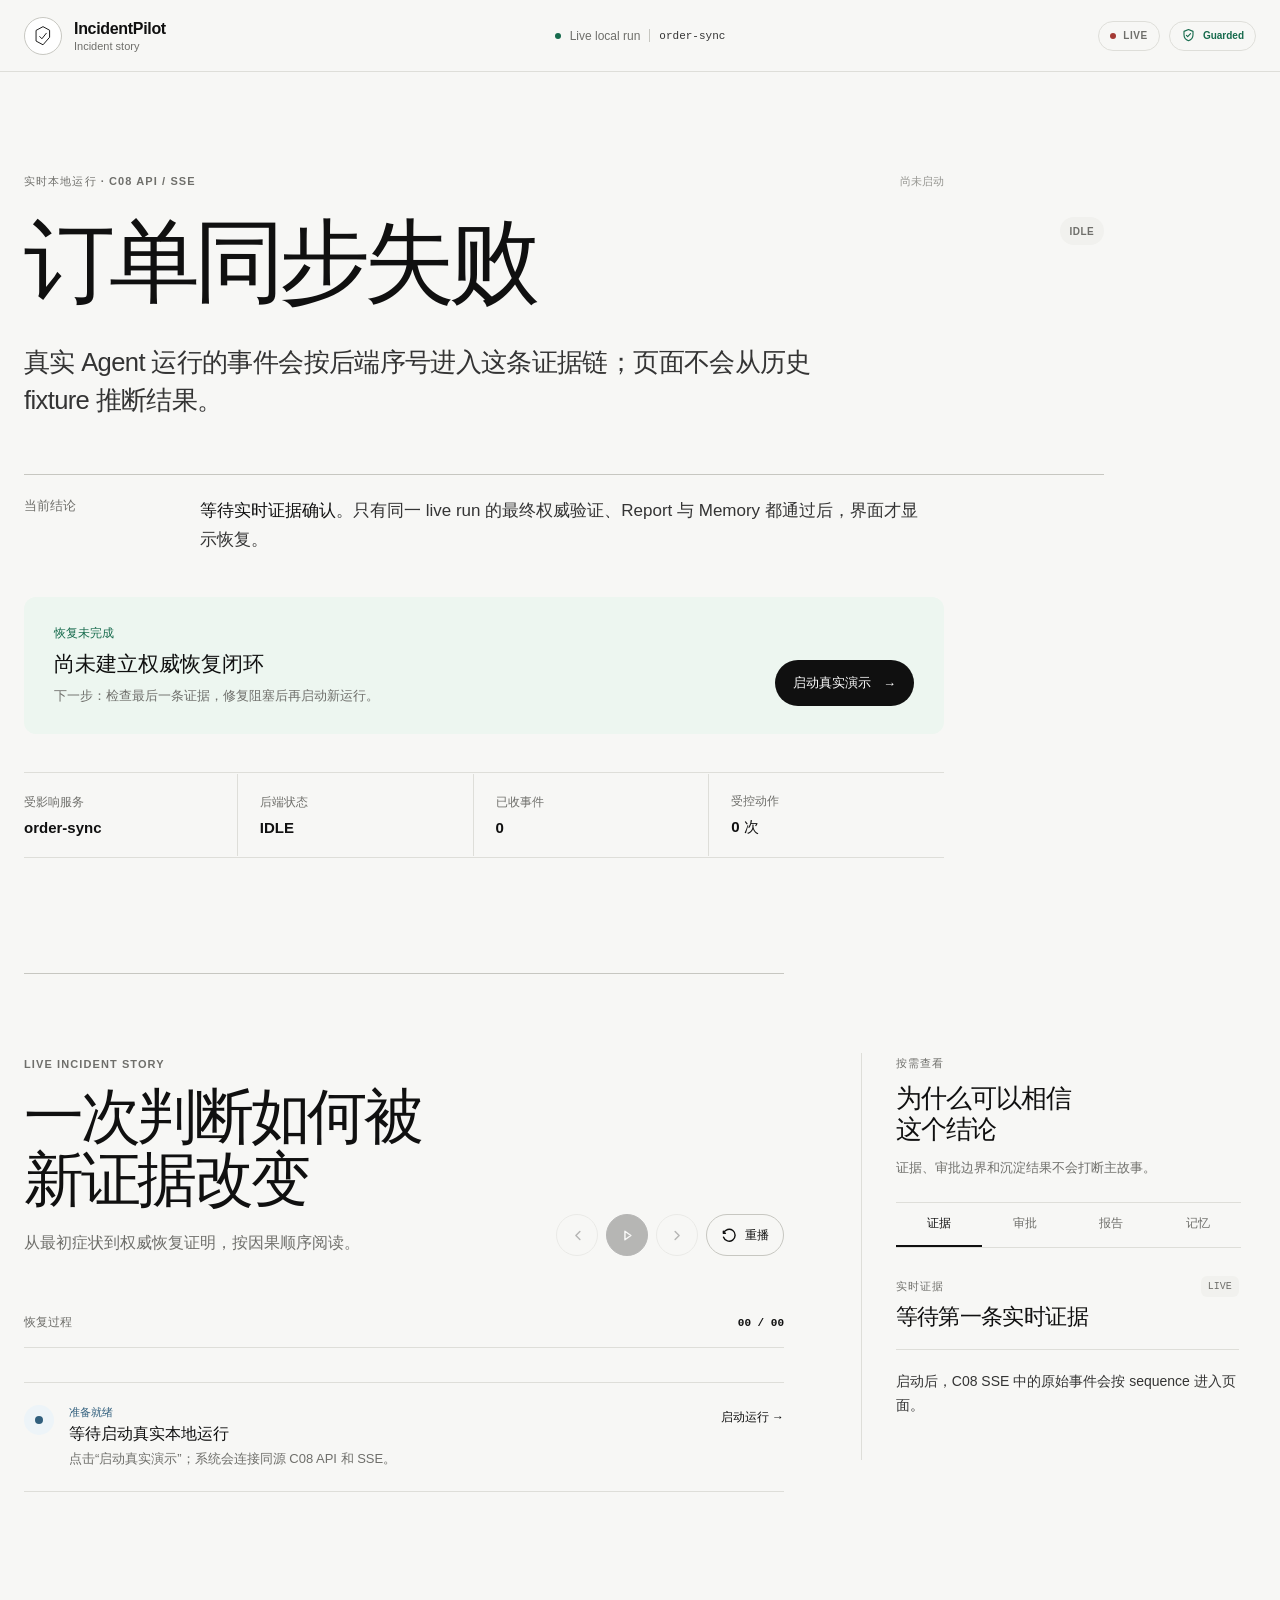
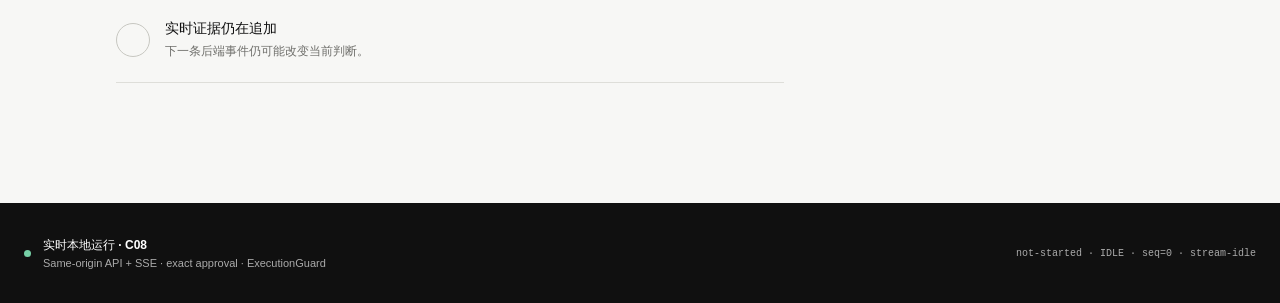
<file: ui/src/index.html>
<!doctype html>
<html lang="zh-CN">
  <head>
    <meta charset="utf-8">
    <meta name="viewport" content="width=device-width, initial-scale=1">
    <meta
      name="description"
      content="IncidentPilot M03 fixture-driven incident explanation interface"
    >
    <meta name="color-scheme" content="light">
    <title>IncidentPilot · 订单同步事故回放</title>
    <link rel="stylesheet" href="./styles.css">
  </head>
  <body>
    <a class="skip-link" href="#main-content">跳到事故时间线</a>
    <div class="app-shell">
      <header class="topbar">
        <div class="brand-lockup" aria-label="IncidentPilot">
          <span class="brand-mark" aria-hidden="true">
            <svg viewBox="0 0 40 40" role="img">
              <path d="M8 9.5 20 3l12 6.5v12.8L20 36 8 29.5Z"></path>
              <path d="m14 21 4 4 8-10"></path>
            </svg>
          </span>
          <span class="brand-copy">
            <strong>IncidentPilot</strong>
            <small>Incident story</small>
          </span>
        </div>

        <div class="topbar__context">
          <span class="context-dot" aria-hidden="true"></span>
          <span>Recorded fixture</span>
          <i></i>
          <code>order-sync</code>
        </div>

        <div class="topbar__status">
          <span class="recorded-pill"><i></i>RECORDED</span>
          <span class="guarded-pill">
            <svg viewBox="0 0 20 20" aria-hidden="true">
              <path d="M10 2 16 4.5V9c0 4-2.5 6.8-6 8-3.5-1.2-6-4-6-8V4.5Z"></path>
              <path d="m7.2 9.7 1.7 1.7 3.8-4"></path>
            </svg>
            Guarded
          </span>
        </div>
      </header>

      <main class="workspace" id="main-content">
        <section
          class="incident-panel"
          id="incident-panel"
          aria-label="事故结论"
        ></section>

        <section class="timeline-panel" aria-labelledby="timeline-title">
          <header class="timeline-header">
            <div>
              <span class="section-kicker">Recorded incident story</span>
              <h2 id="timeline-title">一次判断如何被新证据改变</h2>
              <p>从最初症状到权威恢复证明，按因果顺序阅读。</p>
            </div>
            <div class="playback-controls" aria-label="回放控制">
              <button
                type="button"
                class="icon-button"
                id="step-back"
                aria-label="上一步"
                title="上一步"
              >
                <svg viewBox="0 0 20 20" aria-hidden="true">
                  <path d="M12.8 5.3 8.1 10l4.7 4.7"></path>
                </svg>
              </button>
              <button
                type="button"
                class="icon-button icon-button--main"
                id="autoplay"
                aria-label="自动回放"
                title="自动回放"
              >
                <svg class="play-icon" viewBox="0 0 20 20" aria-hidden="true">
                  <path d="m7 5 7 5-7 5Z"></path>
                </svg>
                <svg class="pause-icon" viewBox="0 0 20 20" aria-hidden="true">
                  <path d="M7 5v10M13 5v10"></path>
                </svg>
              </button>
              <button
                type="button"
                class="icon-button"
                id="step-forward"
                aria-label="下一步"
                title="下一步"
              >
                <svg viewBox="0 0 20 20" aria-hidden="true">
                  <path d="m7.2 5.3 4.7 4.7-4.7 4.7"></path>
                </svg>
              </button>
              <button type="button" class="replay-button" id="replay">
                <svg viewBox="0 0 20 20" aria-hidden="true">
                  <path d="M5.2 7.3H2.8V4.9"></path>
                  <path d="M3.1 7.1A7 7 0 1 1 3 12"></path>
                </svg>
                重播
              </button>
            </div>
          </header>

          <section class="story-rail" aria-label="事故故事阶段">
            <div class="story-rail__label">
              <span>恢复过程</span>
              <strong id="story-progress">08 / 08</strong>
            </div>
            <div class="story-rail__steps" id="story-strip"></div>
          </section>

          <div id="response-banner"></div>
          <ol class="timeline-list" id="timeline-list"></ol>
          <div class="timeline-end" id="timeline-end" aria-live="polite"></div>
        </section>

        <aside class="detail-panel" id="detail-panel">
          <header class="detail-panel__intro">
            <span class="section-kicker">按需查看</span>
            <h2>为什么可以相信这个结论</h2>
            <p>证据、审批边界和沉淀结果不会打断主故事。</p>
          </header>
          <nav class="detail-tabs" aria-label="证据与制品">
            <button type="button" data-panel="evidence" aria-selected="true">
              证据
            </button>
            <button type="button" data-panel="safety" aria-selected="false">
              审批
            </button>
            <button type="button" data-panel="report" aria-selected="false">
              报告
            </button>
            <button type="button" data-panel="memory" aria-selected="false">
              记忆
            </button>
          </nav>
          <div class="detail-content" id="detail-content"></div>
        </aside>
      </main>

      <footer class="provenance-footer" id="provenance"></footer>
    </div>

    <script type="module" src="./app.js"></script>
  </body>
</html>
</file>
<file: ui/src/styles.css>
:root {
  color-scheme: light;
  --paper: #f7f7f5;
  --surface: #ffffff;
  --surface-soft: #f1f1ee;
  --ink: #101010;
  --ink-soft: #343434;
  --muted: #6f6f6b;
  --muted-light: #969691;
  --line: #deded9;
  --line-strong: #c7c7c1;
  --success: #176b4d;
  --success-soft: #edf6f0;
  --warning: #9a5b13;
  --warning-soft: #fbf4e7;
  --danger: #a43a34;
  --danger-soft: #fbefee;
  --info: #315f7d;
  --info-soft: #edf4f8;
  --radius-sm: 8px;
  --radius: 12px;
  font-family:
    Inter,
    -apple-system,
    BlinkMacSystemFont,
    "Segoe UI Variable Text",
    "Microsoft YaHei UI",
    "PingFang SC",
    "Segoe UI",
    sans-serif;
  font-synthesis: none;
  text-rendering: optimizeLegibility;
}

* {
  box-sizing: border-box;
}

html {
  background: var(--paper);
  scroll-behavior: smooth;
}

body {
  margin: 0;
  min-width: 320px;
  min-height: 100vh;
  overflow-x: hidden;
  color: var(--ink);
  background: var(--paper);
}

button,
select {
  font: inherit;
}

button {
  color: inherit;
}

button,
select,
a {
  -webkit-tap-highlight-color: transparent;
}

button:focus-visible,
select:focus-visible,
a:focus-visible,
summary:focus-visible {
  outline: 2px solid var(--ink);
  outline-offset: 4px;
}

code,
.event-id,
.sequence {
  font-family: "Cascadia Code", "SFMono-Regular", Consolas, monospace;
  font-variant-ligatures: none;
}

.skip-link {
  position: fixed;
  top: 10px;
  left: 50%;
  z-index: 100;
  padding: 10px 16px;
  color: var(--surface);
  background: var(--ink);
  border-radius: var(--radius-sm);
  transform: translate(-50%, -160%);
  transition: transform 160ms ease;
}

.skip-link:focus {
  transform: translate(-50%, 0);
}

.app-shell {
  min-height: 100vh;
}

.topbar {
  display: grid;
  grid-template-columns: 1fr auto 1fr;
  align-items: center;
  min-height: 72px;
  gap: 24px;
  padding-inline: max(24px, calc((100vw - 1240px) / 2));
  background: rgba(247, 247, 245, 0.94);
  border-bottom: 1px solid var(--line);
  backdrop-filter: blur(18px);
}

.brand-lockup {
  display: inline-flex;
  align-items: center;
  justify-self: start;
  gap: 12px;
}

.brand-mark {
  display: grid;
  width: 38px;
  height: 38px;
  place-items: center;
  color: var(--ink);
  background: var(--surface);
  border: 1px solid var(--line-strong);
  border-radius: 50%;
}

.brand-mark svg {
  width: 22px;
  height: 22px;
  fill: none;
  stroke: currentColor;
  stroke-linecap: round;
  stroke-linejoin: round;
  stroke-width: 1.7;
}

.brand-copy {
  display: grid;
  gap: 2px;
}

.brand-copy strong {
  font-size: 16px;
  font-weight: 650;
  letter-spacing: -0.02em;
}

.brand-copy small {
  color: var(--muted);
  font-size: 11px;
}

.topbar__context {
  display: inline-flex;
  align-items: center;
  justify-self: center;
  gap: 9px;
  color: var(--muted);
  font-size: 12px;
}

.topbar__context i {
  width: 1px;
  height: 13px;
  background: var(--line-strong);
}

.topbar__context code {
  color: var(--ink-soft);
  font-size: 11px;
}

.context-dot,
.recorded-pill i {
  width: 6px;
  height: 6px;
  flex: 0 0 auto;
  background: var(--success);
  border-radius: 50%;
}

.topbar__status {
  display: flex;
  align-items: center;
  justify-self: end;
  gap: 9px;
}

.recorded-pill,
.guarded-pill {
  display: inline-flex;
  align-items: center;
  gap: 7px;
  min-height: 30px;
  padding: 0 11px;
  color: var(--muted);
  background: transparent;
  border: 1px solid var(--line);
  border-radius: 999px;
  font-size: 10px;
  font-weight: 650;
  letter-spacing: 0.06em;
  text-transform: uppercase;
}

.recorded-pill i {
  background: var(--danger);
}

.guarded-pill {
  color: var(--success);
  letter-spacing: 0;
  text-transform: none;
}

.guarded-pill svg {
  width: 15px;
  height: 15px;
  fill: none;
  stroke: currentColor;
  stroke-linecap: round;
  stroke-linejoin: round;
  stroke-width: 1.5;
}

.workspace {
  display: grid;
  grid-template-columns: minmax(0, 760px) minmax(330px, 380px);
  column-gap: clamp(54px, 6vw, 96px);
  width: min(1240px, calc(100% - 48px));
  margin: 0 auto;
}

.incident-panel {
  grid-column: 1 / -1;
  padding: clamp(72px, 8vw, 116px) 0 clamp(78px, 9vw, 128px);
}

.incident-summary {
  max-width: 1080px;
}

.incident-summary__meta,
.incident-summary__heading,
.hero-proof,
.incident-summary__facts,
.incident-summary__extras-grid,
.timeline-header,
.story-rail__label,
.state-banner,
.event-card__meta,
.event-card__footer,
.detail-hero,
.detail-section__head,
.approval-card__top,
.approval-card__top > div,
.provenance-card {
  display: flex;
  align-items: center;
}

.incident-summary__meta {
  justify-content: space-between;
  gap: 20px;
  max-width: 920px;
  margin-bottom: 28px;
}

.section-kicker {
  color: var(--muted);
  font-size: 11px;
  font-weight: 650;
  letter-spacing: 0.1em;
  text-transform: uppercase;
}

.incident-summary__meta code {
  color: var(--muted-light);
  font-size: 11px;
}

.incident-summary__heading {
  align-items: flex-start;
  justify-content: space-between;
  gap: 32px;
  max-width: 1120px;
}

.incident-summary__heading h1 {
  max-width: none;
  margin: 0;
  font-size: clamp(58px, 7.1vw, 100px);
  font-weight: 500;
  line-height: 0.98;
  letter-spacing: -0.065em;
  white-space: nowrap;
}

.badge {
  display: inline-flex;
  align-items: center;
  min-height: 28px;
  padding: 0 10px;
  color: var(--muted);
  background: var(--surface-soft);
  border-radius: 999px;
  font-size: 10px;
  font-weight: 700;
  letter-spacing: 0.04em;
  white-space: nowrap;
}

.badge--success {
  color: var(--success);
  background: var(--success-soft);
}

.badge--danger {
  color: var(--danger);
  background: var(--danger-soft);
}

.badge--warning {
  color: var(--warning);
  background: var(--warning-soft);
}

.incident-summary__symptom {
  max-width: 790px;
  margin: 38px 0 0;
  color: var(--ink-soft);
  font-size: clamp(20px, 2vw, 28px);
  line-height: 1.48;
  letter-spacing: -0.025em;
}

.incident-summary__answer {
  display: grid;
  grid-template-columns: 150px minmax(0, 720px);
  gap: 26px;
  margin-top: 54px;
  padding-top: 22px;
  border-top: 1px solid var(--line-strong);
}

.incident-summary__answer > span {
  color: var(--muted);
  font-size: 13px;
}

.incident-summary__answer p {
  margin: 0;
  color: var(--ink-soft);
  font-size: 17px;
  line-height: 1.7;
}

.incident-summary__answer strong {
  color: var(--ink);
  font-weight: 650;
}

.hero-proof {
  align-items: flex-end;
  justify-content: space-between;
  gap: 32px;
  max-width: 920px;
  margin-top: 42px;
  padding: 28px 30px;
  background: var(--success-soft);
  border-radius: var(--radius);
}

.hero-proof > div {
  display: grid;
  gap: 8px;
}

.hero-proof > div > span {
  color: var(--success);
  font-size: 12px;
  font-weight: 650;
}

.hero-proof strong {
  font-family: "Cascadia Code", "SFMono-Regular", Consolas, monospace;
  font-size: 21px;
  font-weight: 600;
}

.hero-proof p {
  max-width: 620px;
  margin: 0;
  color: var(--muted);
  font-size: 13px;
  line-height: 1.55;
}

.hero-cta,
.text-button {
  border: 0;
  cursor: pointer;
}

.hero-cta {
  display: inline-flex;
  align-items: center;
  gap: 12px;
  min-height: 46px;
  padding: 0 18px;
  color: var(--surface);
  background: var(--ink);
  border-radius: 999px;
  font-size: 13px;
  font-weight: 600;
  white-space: nowrap;
}

.hero-cta:hover {
  background: #2b2b2b;
}

.incident-summary__facts {
  max-width: 920px;
  margin-top: 38px;
  border-top: 1px solid var(--line);
  border-bottom: 1px solid var(--line);
}

.incident-summary__facts > div {
  display: grid;
  flex: 1 1 0;
  gap: 8px;
  padding: 20px 22px;
  border-right: 1px solid var(--line);
}

.incident-summary__facts > div:first-child {
  padding-left: 0;
}

.incident-summary__facts > div:last-child {
  border-right: 0;
}

.incident-summary__facts span {
  color: var(--muted);
  font-size: 12px;
}

.incident-summary__facts strong {
  font-size: 15px;
  font-weight: 600;
}

.incident-summary__extras {
  max-width: 920px;
  border-bottom: 1px solid var(--line);
}

.incident-summary__extras summary {
  display: flex;
  align-items: center;
  justify-content: space-between;
  min-height: 58px;
  color: var(--muted);
  cursor: pointer;
  font-size: 13px;
  list-style: none;
}

.incident-summary__extras summary::-webkit-details-marker {
  display: none;
}

.incident-summary__extras[open] summary span {
  transform: rotate(45deg);
}

.incident-summary__extras-grid {
  align-items: start;
  gap: 56px;
  padding: 8px 0 30px;
}

.state-picker,
.root-cause-block {
  display: grid;
  flex: 1 1 0;
  gap: 12px;
}

.select-wrap {
  position: relative;
  display: block;
}

.select-wrap select {
  width: 100%;
  min-height: 44px;
  appearance: none;
  padding: 0 38px 0 13px;
  color: var(--ink);
  cursor: pointer;
  background: var(--surface);
  border: 1px solid var(--line);
  border-radius: var(--radius-sm);
  font-size: 13px;
}

.select-wrap > span {
  position: absolute;
  top: 50%;
  right: 14px;
  color: var(--muted);
  pointer-events: none;
  transform: translateY(-50%);
}

.cause-chip {
  display: flex;
  align-items: flex-start;
  gap: 10px;
  padding: 2px 0;
}

.cause-chip i {
  width: 7px;
  height: 7px;
  margin-top: 6px;
  flex: 0 0 auto;
  background: var(--danger);
  border-radius: 50%;
}

.cause-chip--amber i {
  background: var(--warning);
}

.cause-chip span {
  display: grid;
  gap: 3px;
}

.cause-chip strong {
  font-family: "Cascadia Code", "SFMono-Regular", Consolas, monospace;
  font-size: 12px;
  font-weight: 600;
}

.cause-chip small {
  color: var(--muted);
  font-size: 11px;
}

.timeline-panel {
  grid-column: 1;
  min-width: 0;
  padding: 80px 0 120px;
  border-top: 1px solid var(--line-strong);
}

.timeline-header {
  align-items: flex-end;
  justify-content: space-between;
  gap: 32px;
}

.timeline-header h2 {
  max-width: 12ch;
  margin: 13px 0 0;
  font-size: clamp(42px, 4.7vw, 66px);
  font-weight: 500;
  line-height: 1.05;
  letter-spacing: -0.055em;
}

.timeline-header p {
  max-width: 590px;
  margin: 18px 0 0;
  color: var(--muted);
  font-size: 16px;
  line-height: 1.65;
}

.playback-controls {
  display: flex;
  align-items: center;
  gap: 8px;
  flex: 0 0 auto;
}

.icon-button,
.replay-button {
  display: inline-grid;
  place-items: center;
  min-width: 42px;
  height: 42px;
  color: var(--ink);
  cursor: pointer;
  background: transparent;
  border: 1px solid var(--line-strong);
  border-radius: 50%;
}

.icon-button svg,
.replay-button svg {
  width: 17px;
  height: 17px;
  fill: none;
  stroke: currentColor;
  stroke-linecap: round;
  stroke-linejoin: round;
  stroke-width: 1.7;
}

.icon-button--main {
  color: var(--surface);
  background: var(--ink);
  border-color: var(--ink);
}

.icon-button:disabled {
  opacity: 0.28;
  cursor: not-allowed;
}

.pause-icon {
  display: none;
}

.icon-button.is-playing .play-icon {
  display: none;
}

.icon-button.is-playing .pause-icon {
  display: block;
}

.replay-button {
  display: inline-flex;
  width: auto;
  padding: 0 14px;
  gap: 7px;
  border-radius: 999px;
  font-size: 12px;
}

.story-rail {
  margin-top: 58px;
}

.story-rail__label {
  justify-content: space-between;
  gap: 12px;
  margin-bottom: 16px;
}

.story-rail__label span {
  color: var(--muted);
  font-size: 12px;
}

.story-rail__label strong {
  font-family: "Cascadia Code", "SFMono-Regular", Consolas, monospace;
  font-size: 11px;
  font-weight: 550;
}

.story-rail__steps {
  display: grid;
  grid-template-columns: repeat(8, minmax(0, 1fr));
  border-top: 1px solid var(--line);
}

.story-step {
  display: grid;
  min-width: 0;
  gap: 8px;
  padding: 15px 9px 17px;
  color: var(--muted-light);
  cursor: pointer;
  text-align: left;
  background: transparent;
  border: 0;
  border-bottom: 1px solid var(--line);
}

.story-step:hover,
.story-step.is-reached {
  color: var(--ink-soft);
}

.story-step.is-current {
  color: var(--ink);
  border-bottom-color: var(--ink);
}

.story-step__index {
  font-family: "Cascadia Code", "SFMono-Regular", Consolas, monospace;
  font-size: 10px;
}

.story-step__label {
  overflow: hidden;
  font-size: 11px;
  font-weight: 600;
  text-overflow: ellipsis;
  white-space: nowrap;
}

.state-banner {
  align-items: flex-start;
  gap: 15px;
  margin-top: 34px;
  padding: 22px 0;
  border-top: 1px solid var(--line);
  border-bottom: 1px solid var(--line);
}

.state-banner__icon {
  display: grid;
  width: 30px;
  height: 30px;
  flex: 0 0 auto;
  place-items: center;
  background: var(--success-soft);
  border-radius: 50%;
}

.state-banner__icon span {
  width: 8px;
  height: 8px;
  background: var(--success);
  border-radius: 50%;
}

.state-banner > div {
  display: grid;
  min-width: 0;
  gap: 4px;
}

.state-banner__label {
  color: var(--success);
  font-size: 11px;
  font-weight: 650;
}

.state-banner strong {
  font-size: 16px;
}

.state-banner p {
  margin: 0;
  color: var(--muted);
  font-size: 13px;
  line-height: 1.55;
}

.state-banner .text-button {
  margin-left: auto;
}

.state-banner.tone-danger .state-banner__icon {
  background: var(--danger-soft);
}

.state-banner.tone-danger .state-banner__icon span {
  background: var(--danger);
}

.state-banner.tone-danger .state-banner__label {
  color: var(--danger);
}

.state-banner.tone-warning .state-banner__icon {
  background: var(--warning-soft);
}

.state-banner.tone-warning .state-banner__icon span {
  background: var(--warning);
}

.state-banner.tone-warning .state-banner__label {
  color: var(--warning);
}

.state-banner.tone-info .state-banner__icon {
  background: var(--info-soft);
}

.state-banner.tone-info .state-banner__icon span {
  background: var(--info);
}

.state-banner.tone-info .state-banner__label {
  color: var(--info);
}

.text-button {
  padding: 4px 0;
  color: var(--ink);
  background: transparent;
  font-size: 12px;
  font-weight: 650;
  white-space: nowrap;
}

.text-button:hover {
  color: var(--success);
}

.timeline-list {
  display: grid;
  gap: 0;
  margin: 64px 0 0;
  padding: 0;
  list-style: none;
}

.timeline-item {
  position: relative;
  display: grid;
  grid-template-columns: 54px 20px minmax(0, 1fr);
  align-items: stretch;
  min-width: 0;
}

.timeline-item__number {
  padding-top: 5px;
  color: var(--muted-light);
  font-family: "Cascadia Code", "SFMono-Regular", Consolas, monospace;
  font-size: 12px;
}

.timeline-item__line {
  position: absolute;
  top: 18px;
  bottom: -18px;
  left: 63px;
  width: 1px;
  background: var(--line);
}

.timeline-item:last-child .timeline-item__line {
  display: none;
}

.timeline-item__node {
  position: relative;
  z-index: 1;
  display: grid;
  width: 18px;
  height: 18px;
  margin-top: 1px;
  place-items: center;
  background: var(--paper);
  border: 1px solid var(--line-strong);
  border-radius: 50%;
}

.timeline-item__node span {
  width: 5px;
  height: 5px;
  background: var(--muted-light);
  border-radius: 50%;
}

.timeline-item.is-active .timeline-item__node {
  border-color: var(--ink);
}

.timeline-item.is-active .timeline-item__node span {
  background: var(--ink);
}

.event-card {
  display: grid;
  min-width: 0;
  gap: 18px;
  margin-left: 18px;
  padding: 0 0 64px;
  color: var(--ink);
  cursor: pointer;
  text-align: left;
  background: transparent;
  border: 0;
  border-bottom: 1px solid var(--line);
}

.timeline-item + .timeline-item .event-card {
  padding-top: 48px;
}

.event-card:hover .event-card__title,
.timeline-item.is-active .event-card__title {
  color: var(--success);
}

.event-card__meta,
.event-card__footer {
  justify-content: space-between;
  gap: 12px;
}

.event-card__meta {
  color: var(--muted);
  font-size: 11px;
}

.event-card__meta > span {
  font-weight: 650;
}

.event-card__meta time {
  font-family: "Cascadia Code", "SFMono-Regular", Consolas, monospace;
  font-size: 10px;
}

.event-card__title {
  display: block;
  max-width: 21ch;
  font-size: clamp(26px, 2.7vw, 38px);
  font-weight: 520;
  line-height: 1.2;
  letter-spacing: -0.04em;
  transition: color 150ms ease;
}

.event-card__body {
  display: grid;
  max-width: 670px;
  gap: 8px;
}

.event-card__label {
  color: var(--muted);
  font-size: 11px;
  font-weight: 650;
}

.event-card__summary {
  color: var(--ink-soft);
  font-size: 16px;
  line-height: 1.7;
}

.event-action {
  display: grid;
  grid-template-columns: auto minmax(0, 1fr) auto;
  align-items: center;
  gap: 12px;
  max-width: 650px;
  padding: 13px 0 13px 16px;
  color: var(--muted);
  border-left: 2px solid var(--line-strong);
  font-size: 12px;
}

.event-action code {
  overflow: hidden;
  color: var(--ink-soft);
  font-size: 11px;
  text-overflow: ellipsis;
  white-space: nowrap;
}

.event-action__target {
  overflow: hidden;
  text-overflow: ellipsis;
  white-space: nowrap;
}

.event-card__footer {
  justify-content: flex-start;
  min-height: 28px;
}

.event-signal {
  color: var(--danger);
  font-size: 11px;
  font-weight: 650;
}

.event-id {
  margin-left: auto;
  color: var(--muted-light);
  font-size: 10px;
}

.timeline-end {
  display: flex;
  align-items: center;
  gap: 15px;
  margin: 42px 0 0 92px;
  padding: 22px 0;
  border-bottom: 1px solid var(--line);
}

.timeline-end__mark {
  display: grid;
  width: 34px;
  height: 34px;
  flex: 0 0 auto;
  place-items: center;
  color: var(--surface);
  background: var(--success);
  border-radius: 50%;
  font-size: 14px;
  font-weight: 800;
}

.timeline-end__mark--pending {
  background: transparent;
  border: 1px solid var(--line-strong);
}

.timeline-end strong {
  display: block;
  font-size: 14px;
}

.timeline-end p {
  margin: 5px 0 0;
  color: var(--muted);
  font-size: 12px;
}

.detail-panel {
  position: sticky;
  top: 24px;
  grid-column: 2;
  align-self: start;
  display: grid;
  grid-template-rows: auto auto minmax(0, 1fr);
  max-height: calc(100vh - 48px);
  margin: 80px 0 120px;
  padding-left: 34px;
  overflow: hidden;
  border-left: 1px solid var(--line);
}

.detail-panel__intro {
  padding: 0 0 24px;
}

.detail-panel__intro h2 {
  max-width: 13ch;
  margin: 12px 0 0;
  font-size: 26px;
  font-weight: 520;
  line-height: 1.2;
  letter-spacing: -0.035em;
}

.detail-panel__intro p {
  margin: 12px 0 0;
  color: var(--muted);
  font-size: 13px;
  line-height: 1.55;
}

.detail-tabs {
  display: grid;
  grid-template-columns: repeat(4, 1fr);
  border-top: 1px solid var(--line);
  border-bottom: 1px solid var(--line);
}

.detail-tabs button {
  min-width: 0;
  min-height: 44px;
  padding: 0 4px;
  color: var(--muted);
  cursor: pointer;
  background: transparent;
  border: 0;
  border-bottom: 2px solid transparent;
  font-size: 12px;
}

.detail-tabs button:hover,
.detail-tabs button.is-active {
  color: var(--ink);
}

.detail-tabs button.is-active {
  border-bottom-color: var(--ink);
}

.detail-content {
  min-height: 0;
  overflow: auto;
  scrollbar-width: thin;
  scrollbar-color: var(--line-strong) transparent;
}

.detail-scroll {
  padding: 28px 2px 42px 0;
}

.detail-hero {
  align-items: flex-start;
  justify-content: space-between;
  gap: 18px;
  padding-bottom: 18px;
  border-bottom: 1px solid var(--line);
}

.detail-hero h2 {
  max-width: 16ch;
  margin: 9px 0 0;
  font-size: 22px;
  font-weight: 540;
  line-height: 1.3;
  letter-spacing: -0.03em;
}

.sequence {
  padding: 5px 7px;
  color: var(--muted);
  background: var(--surface-soft);
  border-radius: 6px;
  font-size: 10px;
}

.shield-mark {
  display: grid;
  width: 34px;
  height: 34px;
  place-items: center;
  color: var(--warning);
  background: var(--warning-soft);
  border-radius: 50%;
}

.detail-summary {
  margin: 20px 0 0;
  color: var(--ink-soft);
  font-size: 14px;
  line-height: 1.7;
}

.detail-section {
  margin-top: 30px;
}

.detail-section__head {
  justify-content: space-between;
  gap: 12px;
  margin-bottom: 12px;
}

.detail-section__head > span {
  color: var(--ink-soft);
  font-size: 13px;
  font-weight: 650;
}

.detail-section__head small {
  color: var(--muted);
  font-size: 10px;
}

.binding-card {
  border-top: 1px solid var(--line);
  border-bottom: 1px solid var(--line);
}

.fact-row,
.approval-field {
  display: grid;
  grid-template-columns: 92px minmax(0, 1fr);
  gap: 14px;
  padding: 12px 0;
  border-bottom: 1px solid var(--line);
}

.fact-row:last-child,
.approval-field:last-child {
  border-bottom: 0;
}

.fact-row span,
.approval-field span {
  color: var(--muted);
  font-size: 12px;
}

.fact-row strong,
.approval-field strong {
  overflow-wrap: anywhere;
  color: var(--ink-soft);
  font-family: "Cascadia Code", "SFMono-Regular", Consolas, monospace;
  font-size: 11px;
  font-weight: 520;
  text-align: right;
}

.verification-card {
  display: flex;
  align-items: flex-start;
  gap: 12px;
  padding: 16px;
  background: var(--danger-soft);
  border-radius: var(--radius-sm);
}

.verification-card.tone-success {
  background: var(--success-soft);
}

.verification-card__mark {
  width: 8px;
  height: 8px;
  margin-top: 4px;
  flex: 0 0 auto;
  background: var(--danger);
  border-radius: 50%;
}

.verification-card.tone-success .verification-card__mark {
  background: var(--success);
}

.verification-card strong {
  font-family: "Cascadia Code", "SFMono-Regular", Consolas, monospace;
  font-size: 11px;
}

.verification-card p {
  margin: 7px 0;
  color: var(--ink-soft);
  font-size: 12px;
  line-height: 1.55;
}

.verification-card small {
  color: var(--muted);
  font-size: 10px;
}

.evidence-links,
.token-cloud {
  display: flex;
  flex-wrap: wrap;
  gap: 7px;
}

.evidence-links code,
.token-cloud code {
  padding: 6px 8px;
  color: var(--muted);
  background: var(--surface-soft);
  border-radius: 6px;
  font-size: 10px;
}

.state-segments {
  display: grid;
  grid-template-columns: repeat(4, 1fr);
  gap: 4px;
  margin-top: 22px;
  padding: 4px;
  background: var(--surface-soft);
  border-radius: var(--radius-sm);
}

.state-segments button {
  min-width: 0;
  min-height: 34px;
  padding: 0 4px;
  color: var(--muted);
  cursor: pointer;
  background: transparent;
  border: 0;
  border-radius: 6px;
  font-size: 10px;
}

.state-segments button:hover,
.state-segments button.is-active {
  color: var(--ink);
  background: var(--surface);
}

.approval-card {
  margin-top: 20px;
  padding: 20px;
  background: var(--warning-soft);
  border-radius: var(--radius);
}

.approval-card.tone-success {
  background: var(--success-soft);
}

.approval-card.tone-danger {
  background: var(--danger-soft);
}

.approval-card__top {
  justify-content: space-between;
  gap: 10px;
}

.approval-card__top > div {
  gap: 8px;
}

.approval-card__top code,
.approval-card__top > span {
  color: var(--muted);
  font-size: 9px;
}

.approval-fields {
  margin-top: 18px;
  border-top: 1px solid rgba(16, 16, 16, 0.12);
  border-bottom: 1px solid rgba(16, 16, 16, 0.12);
}

.approval-guard {
  display: flex;
  align-items: flex-start;
  gap: 10px;
  margin-top: 16px;
}

.guard-dot {
  width: 7px;
  height: 7px;
  margin-top: 5px;
  flex: 0 0 auto;
  background: var(--success);
  border-radius: 50%;
}

.approval-guard p {
  margin: 0;
  color: var(--muted);
  font-size: 11px;
  line-height: 1.6;
}

.approval-guard strong {
  color: var(--ink-soft);
}

.approval-actions {
  display: grid;
  grid-template-columns: 1.2fr 1fr;
  gap: 8px;
  margin-top: 18px;
}

.button {
  min-height: 40px;
  padding: 0 12px;
  cursor: pointer;
  border-radius: 999px;
  font-size: 11px;
  font-weight: 650;
}

.button--primary {
  color: var(--surface);
  background: var(--ink);
  border: 1px solid var(--ink);
}

.button--quiet {
  color: var(--ink);
  background: transparent;
  border: 1px solid var(--line-strong);
}

.button--full {
  width: 100%;
  margin-top: 16px;
}

.button:hover {
  color: var(--surface);
  background-color: #2b2b2b;
}

.preview-note {
  margin-top: 20px;
  padding-left: 12px;
  border-left: 2px solid var(--line-strong);
}

.preview-note strong {
  color: var(--ink-soft);
  font-size: 10px;
}

.preview-note p {
  margin: 5px 0 0;
  color: var(--muted);
  font-size: 10px;
  line-height: 1.5;
}

.artifact-proof {
  display: grid;
  grid-template-columns: 1.35fr 0.65fr;
  margin-top: 20px;
  background: var(--success-soft);
  border-radius: var(--radius-sm);
}

.artifact-proof > div {
  display: grid;
  gap: 6px;
  padding: 16px;
}

.artifact-proof > div + div {
  border-left: 1px solid rgba(23, 107, 77, 0.14);
}

.artifact-proof span {
  color: var(--muted);
  font-size: 10px;
}

.artifact-proof strong {
  color: var(--success);
  font-family: "Cascadia Code", "SFMono-Regular", Consolas, monospace;
  font-size: 12px;
}

.cause-lines,
.memory-evidence-list {
  display: grid;
  gap: 0;
  border-top: 1px solid var(--line);
}

.cause-line,
.memory-evidence {
  display: grid;
  grid-template-columns: 34px minmax(0, 1fr);
  align-items: center;
  gap: 10px;
  padding: 13px 0;
  border-bottom: 1px solid var(--line);
}

.cause-line > span {
  color: var(--danger);
  font-family: "Cascadia Code", "SFMono-Regular", Consolas, monospace;
  font-size: 10px;
}

.cause-line div,
.memory-evidence div {
  display: grid;
  min-width: 0;
  gap: 4px;
}

.cause-line strong,
.memory-evidence strong {
  overflow: hidden;
  font-family: "Cascadia Code", "SFMono-Regular", Consolas, monospace;
  font-size: 11px;
  font-weight: 550;
  text-overflow: ellipsis;
  white-space: nowrap;
}

.cause-line small,
.memory-evidence small {
  color: var(--muted);
  font-size: 10px;
}

.action-table {
  width: 100%;
  border-collapse: collapse;
  border-top: 1px solid var(--line);
}

.action-table td {
  padding: 13px 0;
  border-bottom: 1px solid var(--line);
}

.action-table td:last-child {
  width: 74px;
  text-align: right;
}

.action-table code,
.action-table small {
  display: block;
}

.action-table code {
  overflow: hidden;
  max-width: 190px;
  color: var(--ink-soft);
  font-size: 10px;
  text-overflow: ellipsis;
  white-space: nowrap;
}

.action-table small {
  margin-top: 4px;
  color: var(--muted);
  font-size: 10px;
}

.prevention-list {
  display: grid;
  gap: 15px;
  margin: 0;
  padding: 0;
  list-style: none;
}

.prevention-list li {
  display: grid;
  grid-template-columns: 24px 1fr;
  gap: 10px;
  color: var(--ink-soft);
  font-size: 12px;
  line-height: 1.6;
}

.prevention-list span {
  display: grid;
  width: 22px;
  height: 22px;
  place-items: center;
  color: var(--muted);
  border: 1px solid var(--line);
  border-radius: 50%;
  font-size: 10px;
}

.prevention-list p {
  margin: 2px 0 0;
}

.memory-evidence {
  grid-template-columns: 74px minmax(0, 1fr);
}

.memory-evidence__kind {
  color: var(--muted);
  font-size: 9px;
  text-transform: uppercase;
}

.resolution-chain {
  margin-top: 28px;
  padding: 18px;
  background: var(--success-soft);
  border-radius: var(--radius-sm);
}

.resolution-chain span {
  color: var(--success);
  font-size: 11px;
  font-weight: 650;
}

.resolution-chain p {
  margin: 9px 0 0;
  color: var(--ink-soft);
  font-family: "Cascadia Code", "SFMono-Regular", Consolas, monospace;
  font-size: 10px;
  line-height: 1.6;
}

.provenance-footer {
  padding: 34px max(24px, calc((100vw - 1240px) / 2));
  background: var(--ink);
}

.provenance-card {
  justify-content: flex-start;
  gap: 12px;
  color: var(--surface);
}

.provenance-card__pulse {
  width: 7px;
  height: 7px;
  flex: 0 0 auto;
  background: #76cfa6;
  border-radius: 50%;
}

.provenance-card > div {
  display: grid;
  gap: 3px;
}

.provenance-card strong {
  font-size: 12px;
}

.provenance-card p {
  margin: 0;
  color: #aaa;
  font-size: 11px;
}

.provenance-card code {
  margin-left: auto;
  color: #aaa;
  font-size: 10px;
}

@media (max-width: 1100px) {
  .workspace {
    grid-template-columns: minmax(0, 1fr) minmax(330px, 360px);
    column-gap: 44px;
  }

  .incident-summary__heading h1 {
    font-size: clamp(58px, 8.4vw, 86px);
  }

  .detail-panel {
    padding-left: 26px;
  }
}

@media (max-width: 900px) {
  .topbar__context {
    display: none;
  }

  .workspace {
    grid-template-columns: minmax(0, 1fr);
    width: min(760px, calc(100% - 40px));
  }

  .incident-panel,
  .timeline-panel,
  .detail-panel {
    grid-column: 1;
  }

  .incident-summary__heading h1 {
    font-size: clamp(56px, 11vw, 84px);
  }

  .detail-panel {
    position: static;
    max-height: none;
    margin: 0 0 96px;
    padding: 72px 0 0;
    overflow: visible;
    border-top: 1px solid var(--line-strong);
    border-left: 0;
  }

  .detail-panel__intro h2 {
    max-width: 18ch;
    font-size: 36px;
  }

  .detail-content {
    overflow: visible;
  }

  .detail-scroll {
    padding-right: 0;
  }
}

@media (max-width: 580px) {
  .topbar {
    min-height: 64px;
    grid-template-columns: 1fr auto;
    padding: 0 16px;
  }

  .brand-mark {
    width: 34px;
    height: 34px;
  }

  .brand-copy small,
  .guarded-pill {
    display: none;
  }

  .recorded-pill {
    min-height: 28px;
    padding: 0 9px;
    font-size: 9px;
  }

  .workspace {
    width: calc(100% - 28px);
  }

  .incident-panel {
    padding: 38px 0 48px;
  }

  .incident-summary__meta {
    margin-bottom: 20px;
  }

  .incident-summary__heading {
    display: grid;
    gap: 18px;
  }

  .incident-summary__heading h1 {
    max-width: none;
    font-size: clamp(44px, 13vw, 58px);
    line-height: 1.02;
  }

  .incident-summary__heading .badge {
    justify-self: start;
  }

  .incident-summary__symptom {
    margin-top: 24px;
    font-size: 18px;
  }

  .incident-summary__answer {
    grid-template-columns: 1fr;
    gap: 10px;
    margin-top: 32px;
    padding-top: 16px;
  }

  .incident-summary__answer p {
    font-size: 15px;
    line-height: 1.65;
  }

  .hero-proof {
    display: grid;
    gap: 20px;
    margin-top: 28px;
    padding: 20px;
  }

  .hero-proof strong {
    font-size: 17px;
  }

  .hero-cta {
    width: 100%;
    justify-content: space-between;
  }

  .incident-summary__facts {
    display: grid;
    grid-template-columns: 1fr 1fr;
    margin-top: 26px;
  }

  .incident-summary__facts > div {
    padding: 15px 12px;
    border-right: 1px solid var(--line);
    border-bottom: 1px solid var(--line);
  }

  .incident-summary__facts > div:first-child {
    padding-left: 12px;
  }

  .incident-summary__facts > div:nth-child(2n) {
    border-right: 0;
  }

  .incident-summary__facts > div:nth-last-child(-n + 2) {
    border-bottom: 0;
  }

  .incident-summary__extras-grid {
    display: grid;
    gap: 26px;
  }

  .timeline-panel {
    padding: 52px 0 82px;
  }

  .timeline-header {
    display: grid;
    align-items: start;
    gap: 26px;
  }

  .timeline-header h2 {
    max-width: 11ch;
    font-size: 42px;
  }

  .timeline-header p {
    margin-top: 14px;
    font-size: 15px;
  }

  .playback-controls {
    justify-self: start;
  }

  .story-rail {
    margin-top: 40px;
  }

  .story-rail__steps {
    grid-auto-columns: minmax(112px, 34vw);
    grid-auto-flow: column;
    grid-template-columns: none;
    overflow-x: auto;
    overscroll-behavior-inline: contain;
    scroll-snap-type: inline proximity;
    scrollbar-width: thin;
  }

  .story-step {
    scroll-snap-align: start;
  }

  .state-banner {
    display: grid;
    grid-template-columns: 30px minmax(0, 1fr);
    margin-top: 28px;
  }

  .state-banner .text-button {
    grid-column: 2;
    justify-self: start;
    margin-left: 0;
  }

  .timeline-list {
    margin-top: 46px;
  }

  .timeline-item {
    grid-template-columns: 32px 16px minmax(0, 1fr);
  }

  .timeline-item__line {
    left: 39px;
  }

  .timeline-item__number {
    font-size: 10px;
  }

  .timeline-item__node {
    width: 16px;
    height: 16px;
  }

  .event-card {
    gap: 15px;
    margin-left: 12px;
    padding-bottom: 46px;
  }

  .timeline-item + .timeline-item .event-card {
    padding-top: 36px;
  }

  .event-card__meta {
    align-items: flex-start;
  }

  .event-card__meta time {
    display: none;
  }

  .event-card__title {
    max-width: none;
    font-size: 25px;
  }

  .event-card__summary {
    font-size: 15px;
  }

  .event-action {
    grid-template-columns: 1fr;
    gap: 6px;
  }

  .event-action__target {
    white-space: normal;
  }

  .event-card__footer {
    flex-wrap: wrap;
  }

  .event-id {
    width: 100%;
    margin-left: 0;
  }

  .timeline-end {
    margin-left: 60px;
  }

  .detail-panel {
    padding-top: 52px;
  }

  .detail-panel__intro h2 {
    font-size: 32px;
  }

  .detail-tabs {
    grid-template-columns: repeat(4, minmax(74px, 1fr));
    overflow-x: auto;
  }

  .detail-hero h2 {
    font-size: 21px;
  }

  .fact-row,
  .approval-field {
    grid-template-columns: 78px minmax(0, 1fr);
  }

  .state-segments {
    grid-template-columns: repeat(2, 1fr);
  }

  .approval-actions {
    grid-template-columns: 1fr;
  }

  .artifact-proof {
    grid-template-columns: 1fr;
  }

  .artifact-proof > div + div {
    border-top: 1px solid rgba(23, 107, 77, 0.14);
    border-left: 0;
  }

  .provenance-footer {
    padding: 28px 16px;
  }

  .provenance-card {
    align-items: flex-start;
    flex-wrap: wrap;
  }

  .provenance-card code {
    width: 100%;
    margin-left: 19px;
  }
}

@media (prefers-reduced-motion: reduce) {
  *,
  *::before,
  *::after {
    scroll-behavior: auto !important;
    transition-duration: 0.001ms !important;
    animation-duration: 0.001ms !important;
    animation-iteration-count: 1 !important;
  }
}
</file>
